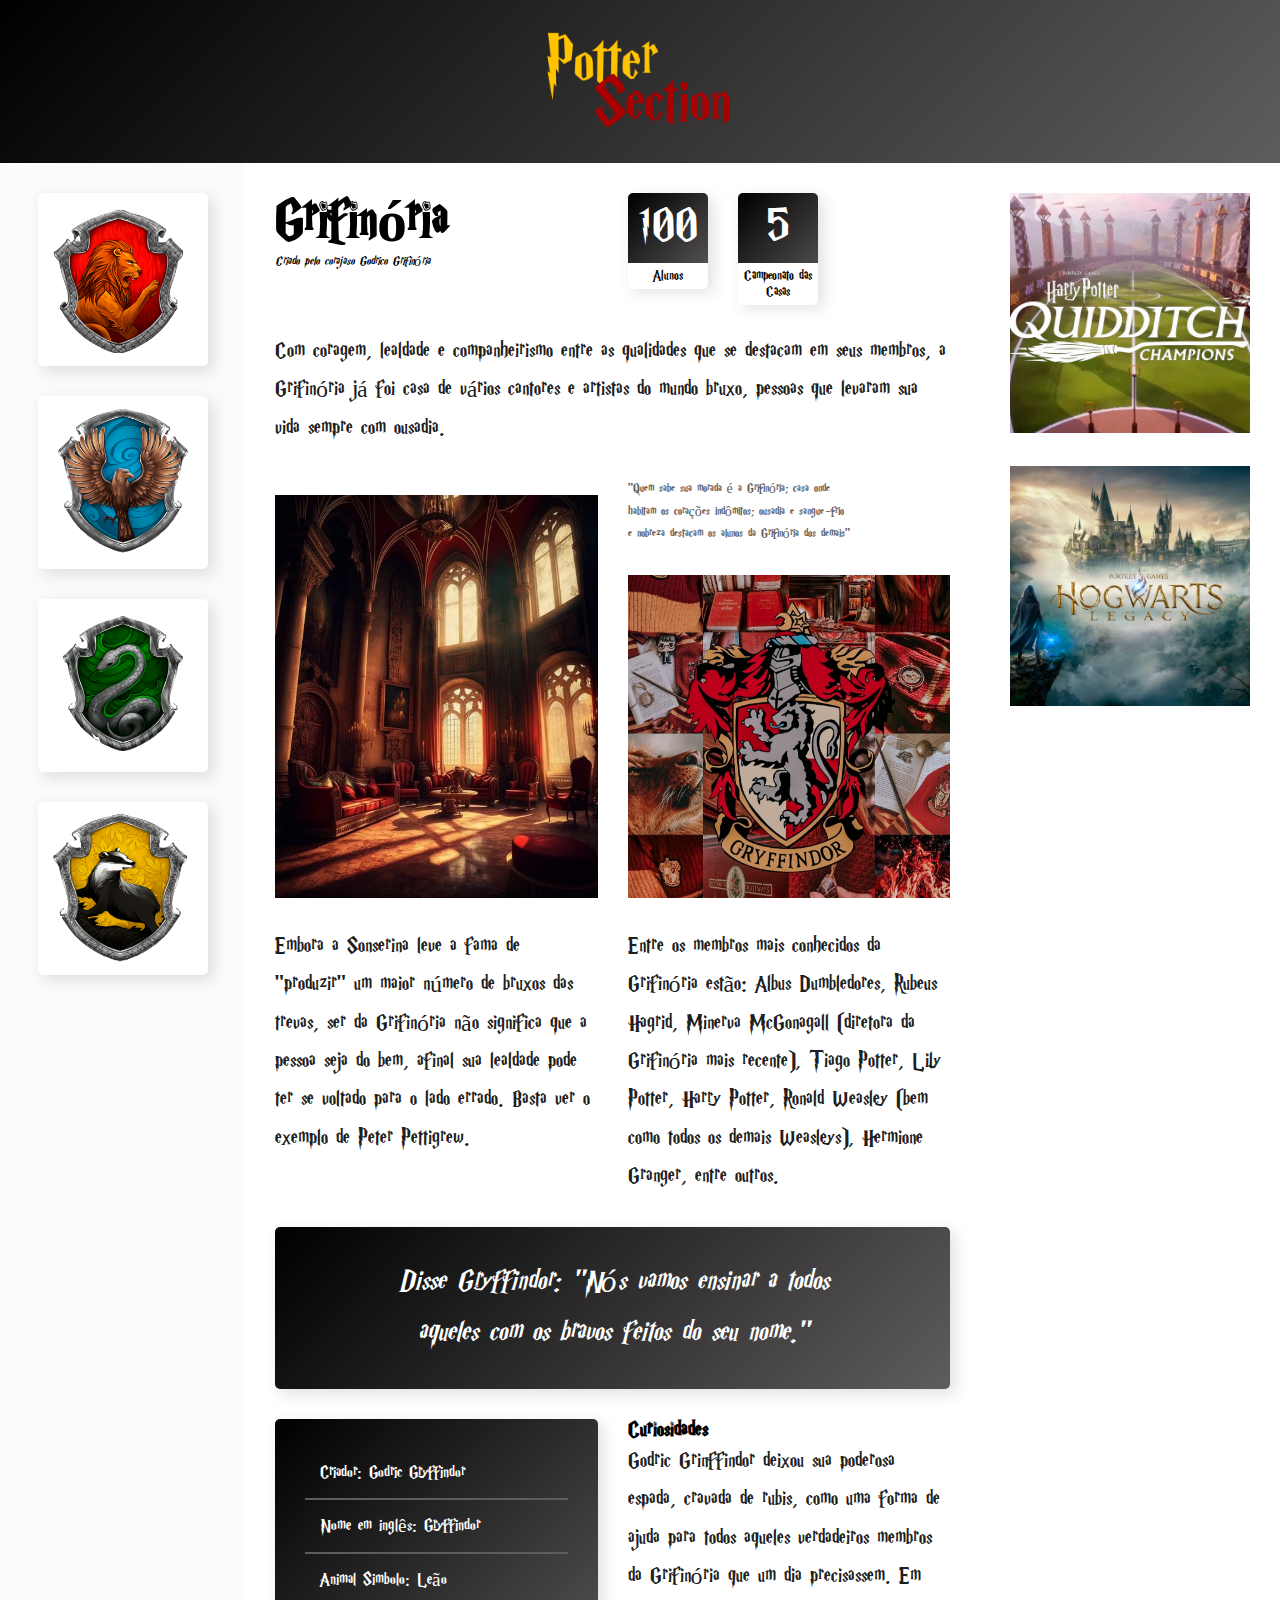
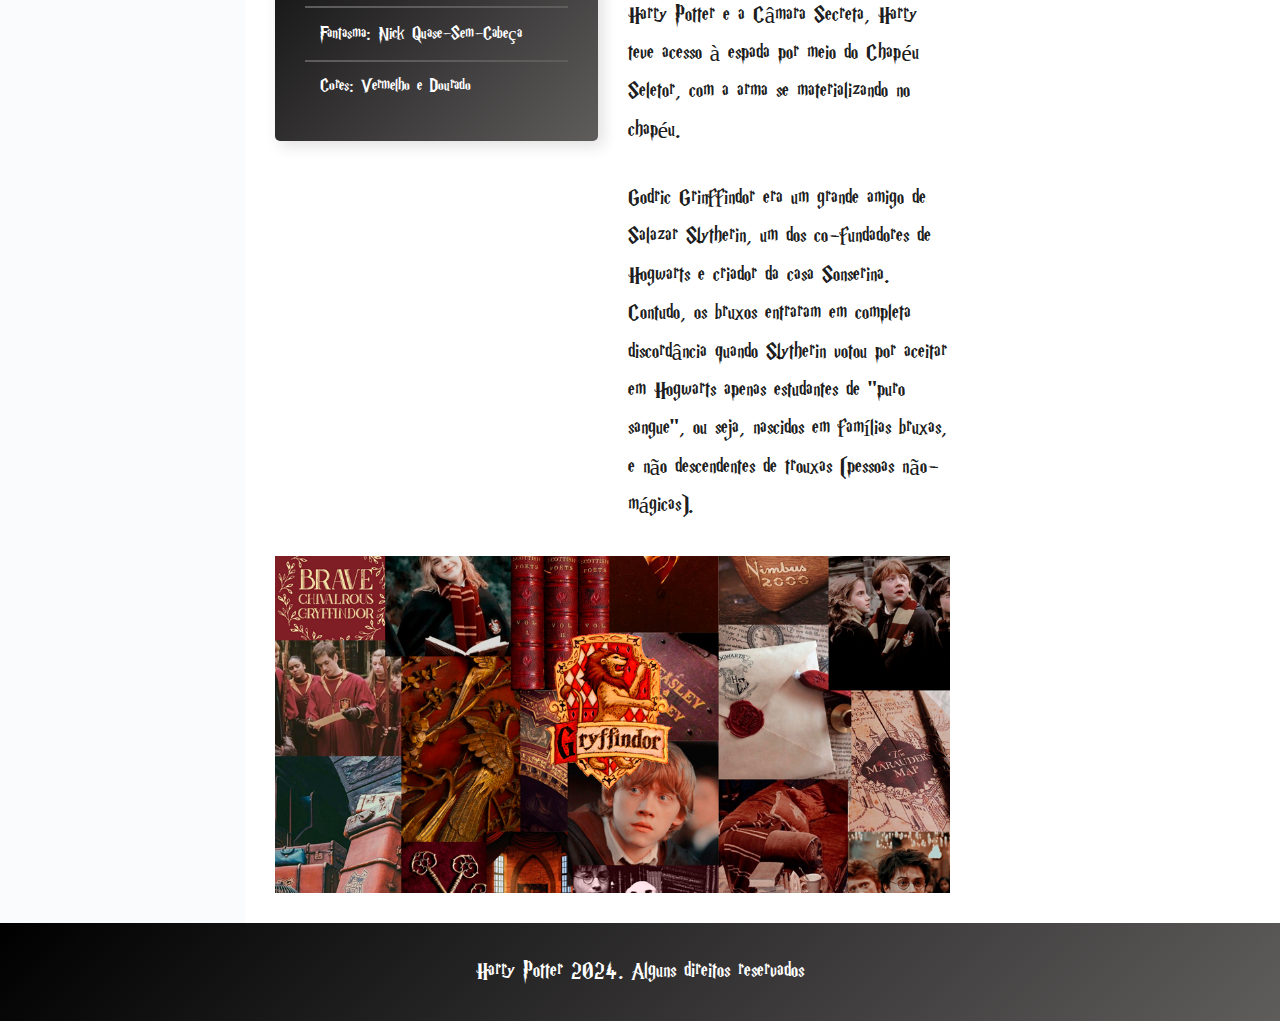
<file: index.html>
<!DOCTYPE html>
<html lang="PT-BR">
<head>
    <meta charset="UTF-8">
    <meta name="viewport" content="width=device-width, initial-scale=1.0">
    <link rel="stylesheet" href="style.css">
    <title>PotterSection - Magia do CSS Grid Layout</title>
    <script>
        document.documentElement.className += ' js';
    </script>
</head>
<body>
    <div class="estrutura">
        <header class="header">
            <a class="logo" href=""><img src="./public/imgs/logo.png" alt="logo do site"></a>

        </header>
        <nav class="sidenav js-tabmenu">
                <ul>
                    <li><a class="grifinoria" href=""><img src="/public/imgs/grifyndor_logo.png" alt="Grifinória"></a></li>
                    <li><a  class="corvinal" href=""><img src="/public/imgs/raveclaw_logo.png" alt="Corvinal"></a></li>
                    <li><a class="sonserina" href=""><img src="/public/imgs/slytheryn_logo.png" alt="Sonserina"></a></li>
                    <li><a class="lufa" href=""><img src="/public/imgs/hufflepuff_logo.png" alt="Lufa-Lufa"></a></li>
                </ul>
        </nav>

        <section class="grf content js-tabcontent ativo">
            <div class="titulo">
                <h1>Grifinória</h1>
                <span>Criado pelo corajaso Godrico Grifinória</span>
            </div>
            <div class="caracteristicas">
                <div>
                    <span class="numero">100</span>
                    <span class="rotulos">Alunos</span>
                </div>
                 <div>
                    <span class="numero">5</span>
                    <span class="rotulos">Campeonato das Casas</span>
                </div>
            </div>
            <p class="col-wide">
                Com coragem, lealdade e companheirismo entre as qualidades que se destacam em seus membros,
                 a Grifinória já foi casa de vários cantores e artistas do mundo bruxo, 
                 pessoas que levaram sua vida sempre com ousadia.
            </p>
            <img class="imagem1" src="/public/imgs/sala-somunal-grifinoria.jpg" alt="imagem grifinória">
            <p class="destaque">"Quem sabe sua morada é a Grifinória; casa onde habitam os corações indômitos;
                 ousadia e sangue-frio e nobreza destacam os alunos da Grifinória dos demais"
            </p>
            <img class="imagem2" src="/public/imgs/gryfindor_img_1.png" alt="sala comunal grifinória">
            <p>Embora a Sonserina leve a fama de "produzir" um maior número de bruxos das trevas, 
                ser da Grifinória não significa que a pessoa seja do bem,
                afinal sua lealdade pode ter se voltado para o lado errado. Basta ver o exemplo de Peter Pettigrew.
            </p>
            <p>
                Entre os membros mais conhecidos da Grifinória estão: Albus Dumbledores, Rubeus Hagrid, 
                Minerva McGonagall (diretora da Grifinória mais recente), 
                Tiago Potter, Lily Potter, Harry Potter, Ronald Weasley (bem como todos os demais Weasleys), 
                Hermione Granger, entre outros.
            </p>
            <blockquote class="citacao col-wide">
                <p>Disse Gryffindor: "Nós vamos ensinar a todos aqueles com os bravos feitos do seu nome."</p>
            </blockquote>
            <ul class="lista-de-atributos">
                <li>Criador: Godric Gryffindor</li>
                <li>Nome em inglês: Gryffindor</li>
                <li>Animal Simbolo: Leão</li>
                <li>Fantasma: Nick Quase-Sem-Cabeça</li>
                <li>Cores: Vermelho e Dourado</li>
            </ul>
            <div class="informacoes">
                <h2>Curiosidades</h2>
                <p>
                    Godric Grinffindor deixou sua poderosa espada, cravada de rubis, como uma forma de ajuda para
                     todos aqueles verdadeiros membros da Grifinória que um dia precisassem. 
                     Em Harry Potter e a Câmara Secreta, 
                    Harry teve acesso à espada por meio do Chapéu Seletor, com a arma se materializando no chapéu.
                </p>
                <p>
                    Godric Grinffindor era um grande amigo de Salazar Slytherin,
                     um dos co-fundadores de Hogwarts e criador da casa Sonserina. 
                     Contudo, os bruxos entraram em completa discordância quando Slytherin
                    votou por aceitar em Hogwarts apenas estudantes de "puro sangue", 
                    ou seja, nascidos em famílias bruxas, e não descendentes de trouxas (pessoas não-mágicas).
                </p>
            </div>
            <img class="col-wide" src="/public/imgs/footer-gryfindor.png" alt="">
        </section>

        <section class="crv content js-tabcontent">
            <div class="titulo">
                <h1>Corvinal</h1>
                <span>Criado pela sábia Rowena Corvinal

                </span>
            </div>
            <div class="caracteristicas">
                <div>
                    <span class="numero">100</span>
                    <span class="rotulos">Alunos</span>
                </div>
                 <div>
                    <span class="numero">5</span>
                    <span class="rotulos">Campeonato das Casas</span>
                </div>
            </div>
            <p class="col-wide">
                Com coragem, lealdade e companheirismo entre as qualidades que se destacam em seus membros,
                 a Grifinória já foi casa de vários cantores e artistas do mundo bruxo, 
                 pessoas que levaram sua vida sempre com ousadia.
            </p>
            <img class="imagem1" src="/public/imgs/sala-somunal-grifinoria.jpg" alt="imagem grifinória">
            <p class="destaque">"Quem sabe sua morada é a Corvinal; onde aqueles de grande 
                espírito e sabedoria sempre encontrarão um lugar; 
                inteligência e conhecimento são as marcas dos alunos da Corvinal."
            </p>
            <img class="imagem2" src="/public/imgs/gryfindor_img_1.png" alt="sala comunal grifinória">
            <p>Embora a Sonserina leve a fama de "produzir" um maior número de bruxos das trevas, 
                ser da Grifinória não significa que a pessoa seja do bem,
                afinal sua lealdade pode ter se voltado para o lado errado. Basta ver o exemplo de Peter Pettigrew.
            </p>
            <p>
                Entre os membros mais conhecidos da Grifinória estão: Albus Dumbledores, Rubeus Hagrid, 
                Minerva McGonagall (diretora da Grifinória mais recente), 
                Tiago Potter, Lily Potter, Harry Potter, Ronald Weasley (bem como todos os demais Weasleys), 
                Hermione Granger, entre outros.
            </p>
            <blockquote class="citacao col-wide">
                <p>Disse Gryffindor: "Nós vamos ensinar a todos aqueles com os bravos feitos do seu nome."</p>
            </blockquote>
            <ul class="lista-de-atributos">
                <li>Criador: Godric Gryffindor</li>
                <li>Nome em inglês: Gryffindor</li>
                <li>Animal Simbolo: Leão</li>
                <li>Fantasma: Nick Quase-Sem-Cabeça</li>
                <li>Cores: Vermelho e Dourado</li>
            </ul>
            <div class="informacoes">
                <h2>Curiosidades</h2>
                <p>
                    Godric Grinffindor deixou sua poderosa espada, cravada de rubis, como uma forma de ajuda para
                     todos aqueles verdadeiros membros da Grifinória que um dia precisassem. 
                     Em Harry Potter e a Câmara Secreta, 
                    Harry teve acesso à espada por meio do Chapéu Seletor, com a arma se materializando no chapéu.
                </p>
                <p>
                    Godric Grinffindor era um grande amigo de Salazar Slytherin,
                     um dos co-fundadores de Hogwarts e criador da casa Sonserina. 
                     Contudo, os bruxos entraram em completa discordância quando Slytherin
                    votou por aceitar em Hogwarts apenas estudantes de "puro sangue", 
                    ou seja, nascidos em famílias bruxas, e não descendentes de trouxas (pessoas não-mágicas).
                </p>
            </div>
            <img class="col-wide" src="/public/imgs/footer-gryfindor.png" alt="">
        </section>

        <section class="son content js-tabcontent">
            <div class="titulo">
                <h1>Sonserina</h1>
                <span>Criado pelo astuto Salazar Sonserina</span>
            </div>
            <div class="caracteristicas">
                <div>
                    <span class="numero">100</span>
                    <span class="rotulos">Alunos</span>
                </div>
                 <div>
                    <span class="numero">5</span>
                    <span class="rotulos">Campeonato das Casas</span>
                </div>
            </div>
            <p class="col-wide">
                Com coragem, lealdade e companheirismo entre as qualidades que se destacam em seus membros,
                 a Grifinória já foi casa de vários cantores e artistas do mundo bruxo, 
                 pessoas que levaram sua vida sempre com ousadia.
            </p>
            <img class="imagem1" src="/public/imgs/sala-somunal-grifinoria.jpg" alt="imagem grifinória">
            <p class="destaque">"Quem sabe sua morada é a Sonserina; onde os astutos encontrarão seus iguais; 
                engenhosidade e ambição distinguem os alunos da Sonserina."
            </p>
            <img class="imagem2" src="/public/imgs/gryfindor_img_1.png" alt="sala comunal grifinória">
            <p>Embora a Sonserina leve a fama de "produzir" um maior número de bruxos das trevas, 
                ser da Grifinória não significa que a pessoa seja do bem,
                afinal sua lealdade pode ter se voltado para o lado errado. Basta ver o exemplo de Peter Pettigrew.
            </p>
            <p>
                Entre os membros mais conhecidos da Grifinória estão: Albus Dumbledores, Rubeus Hagrid, 
                Minerva McGonagall (diretora da Grifinória mais recente), 
                Tiago Potter, Lily Potter, Harry Potter, Ronald Weasley (bem como todos os demais Weasleys), 
                Hermione Granger, entre outros.
            </p>
            <blockquote class="citacao col-wide">
                <p>Disse Gryffindor: "Nós vamos ensinar a todos aqueles com os bravos feitos do seu nome."</p>
            </blockquote>
            <ul class="lista-de-atributos">
                <li>Criador: Godric Gryffindor</li>
                <li>Nome em inglês: Gryffindor</li>
                <li>Animal Simbolo: Leão</li>
                <li>Fantasma: Nick Quase-Sem-Cabeça</li>
                <li>Cores: Vermelho e Dourado</li>
            </ul>
            <div class="informacoes">
                <h2>Curiosidades</h2>
                <p>
                    Godric Grinffindor deixou sua poderosa espada, cravada de rubis, como uma forma de ajuda para
                     todos aqueles verdadeiros membros da Grifinória que um dia precisassem. 
                     Em Harry Potter e a Câmara Secreta, 
                    Harry teve acesso à espada por meio do Chapéu Seletor, com a arma se materializando no chapéu.
                </p>
                <p>
                    Godric Grinffindor era um grande amigo de Salazar Slytherin,
                     um dos co-fundadores de Hogwarts e criador da casa Sonserina. 
                     Contudo, os bruxos entraram em completa discordância quando Slytherin
                    votou por aceitar em Hogwarts apenas estudantes de "puro sangue", 
                    ou seja, nascidos em famílias bruxas, e não descendentes de trouxas (pessoas não-mágicas).
                </p>
            </div>
            <img class="col-wide" src="/public/imgs/footer-gryfindor.png" alt="">
        </section>

        <section class="lf content js-tabcontent">
            <div class="titulo">
                <h1>Lufa-Lufa</h1>
                <span>Criado pela leal Helga Lufa-Lufa</span>
            </div>
            <div class="caracteristicas">
                <div>
                    <span class="numero">100</span>
                    <span class="rotulos">Alunos</span>
                </div>
                 <div>
                    <span class="numero">5</span>
                    <span class="rotulos">Campeonato das Casas</span>
                </div>
            </div>
            <p class="col-wide">
                Com coragem, lealdade e companheirismo entre as qualidades que se destacam em seus membros,
                 a Grifinória já foi casa de vários cantores e artistas do mundo bruxo, 
                 pessoas que levaram sua vida sempre com ousadia.
            </p>
            <img class="imagem1" src="/public/imgs/sala-somunal-grifinoria.jpg" alt="imagem grifinória">
            <p class="destaque">"Quem sabe sua morada é a Lufa-Lufa; onde os leais e pacientes sempre serão bem-vindos; 
                trabalho duro e justiça são os valores dos alunos da Lufa-Lufa."
            </p>
            <img class="imagem2" src="/public/imgs/gryfindor_img_1.png" alt="sala comunal grifinória">
            <p>Embora a Sonserina leve a fama de "produzir" um maior número de bruxos das trevas, 
                ser da Grifinória não significa que a pessoa seja do bem,
                afinal sua lealdade pode ter se voltado para o lado errado. Basta ver o exemplo de Peter Pettigrew.
            </p>
            <p>
                Entre os membros mais conhecidos da Grifinória estão: Albus Dumbledores, Rubeus Hagrid, 
                Minerva McGonagall (diretora da Grifinória mais recente), 
                Tiago Potter, Lily Potter, Harry Potter, Ronald Weasley (bem como todos os demais Weasleys), 
                Hermione Granger, entre outros.
            </p>
            <blockquote class="citacao col-wide">
                <p>Disse Gryffindor: "Nós vamos ensinar a todos aqueles com os bravos feitos do seu nome."</p>
            </blockquote>
            <ul class="lista-de-atributos">
                <li>Criador: Godric Gryffindor</li>
                <li>Nome em inglês: Gryffindor</li>
                <li>Animal Simbolo: Leão</li>
                <li>Fantasma: Nick Quase-Sem-Cabeça</li>
                <li>Cores: Vermelho e Dourado</li>
            </ul>
            <div class="informacoes">
                <h2>Curiosidades</h2>
                <p>
                    Godric Grinffindor deixou sua poderosa espada, cravada de rubis, como uma forma de ajuda para
                     todos aqueles verdadeiros membros da Grifinória que um dia precisassem. 
                     Em Harry Potter e a Câmara Secreta, 
                    Harry teve acesso à espada por meio do Chapéu Seletor, com a arma se materializando no chapéu.
                </p>
                <p>
                    Godric Grinffindor era um grande amigo de Salazar Slytherin,
                     um dos co-fundadores de Hogwarts e criador da casa Sonserina. 
                     Contudo, os bruxos entraram em completa discordância quando Slytherin
                    votou por aceitar em Hogwarts apenas estudantes de "puro sangue", 
                    ou seja, nascidos em famílias bruxas, e não descendentes de trouxas (pessoas não-mágicas).
                </p>
            </div>
            <img class="col-wide" src="/public/imgs/footer-gryfindor.png" alt="">
        </section>
        
        <aside class="anuncios">
            
            <div class="anuncio-item">
                
                <img src="/public/imgs/anuncio-hp-1.jpg" alt="anuncios">
            </div>
            <div class="anuncio-item">
                <img src="/public/imgs/anuncio-hp-2.jpg" alt="anuncios">
            </div>
        </aside>
        <footer class="footer">
            <p>Harry Potter 2024. Alguns direitos reservados</p>
        </footer>
    </div>
    <script src="index.js"></script>
</body>
</html>
</file>
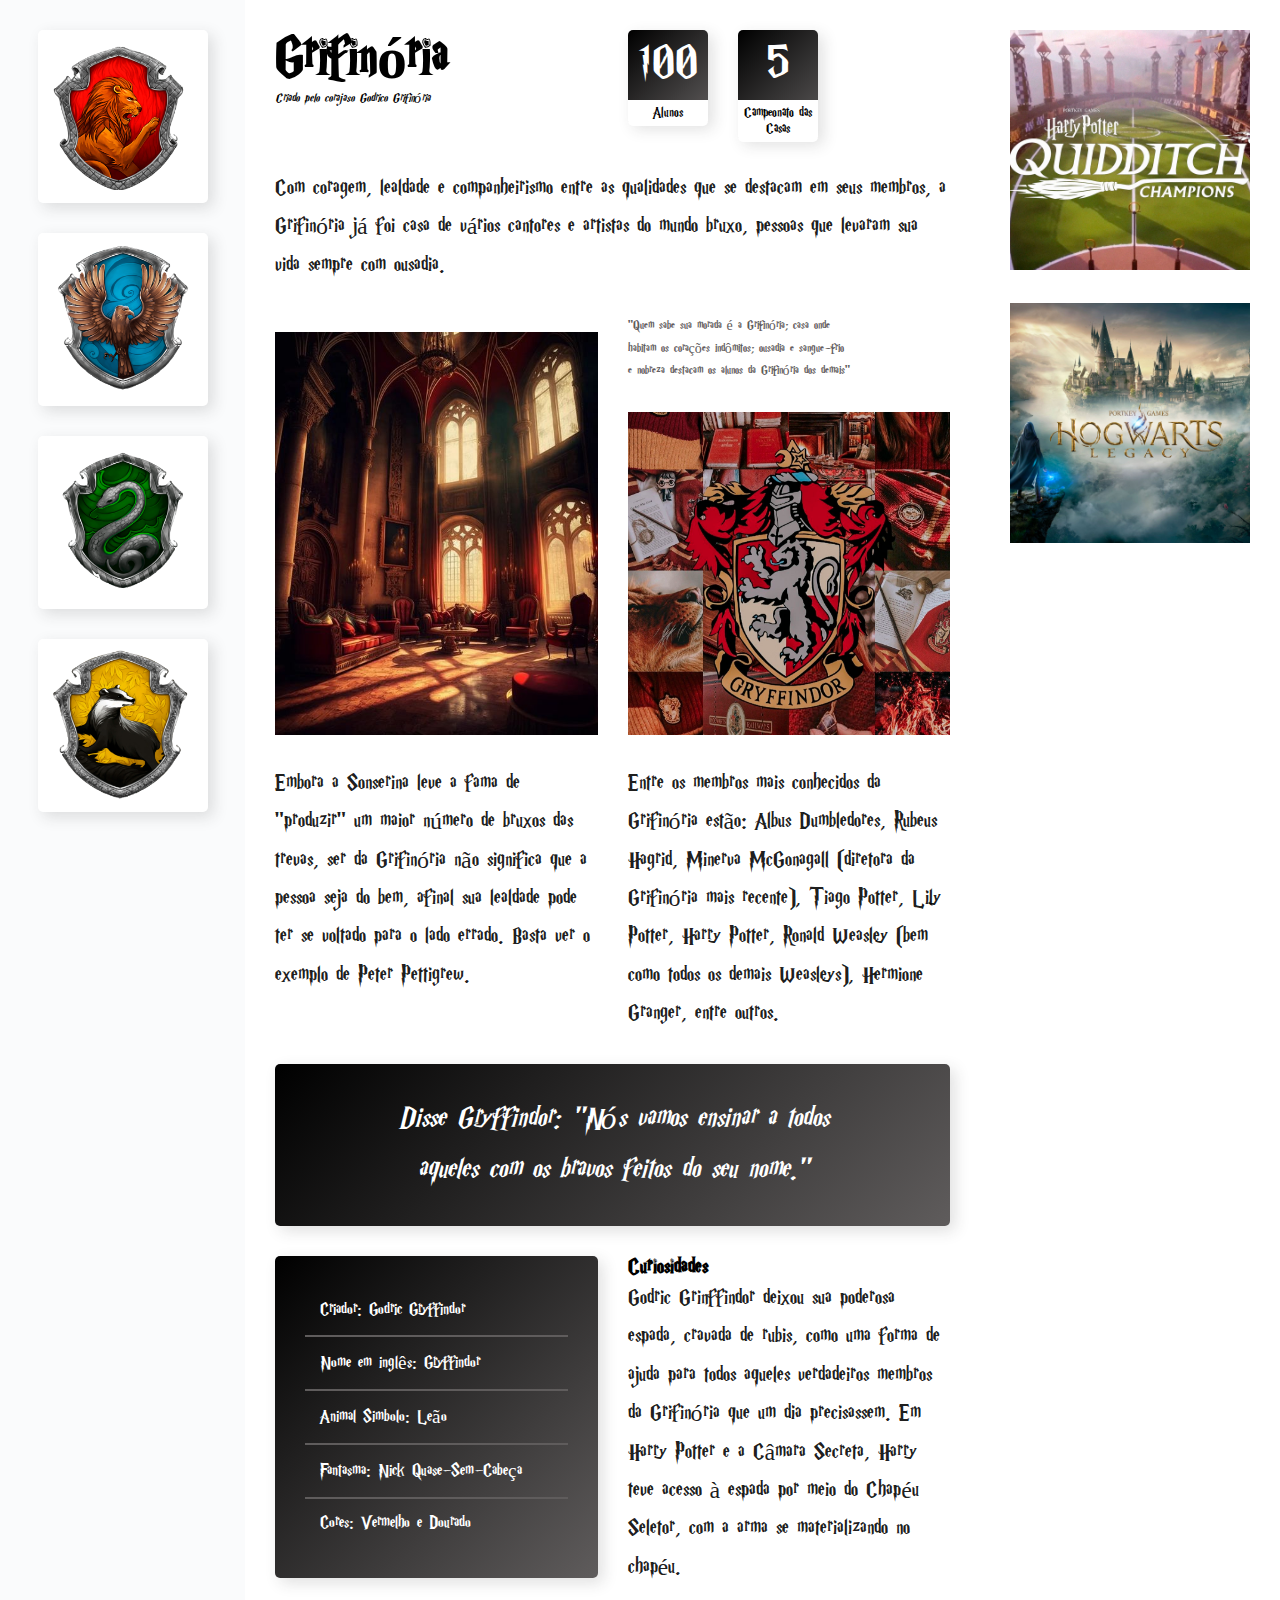
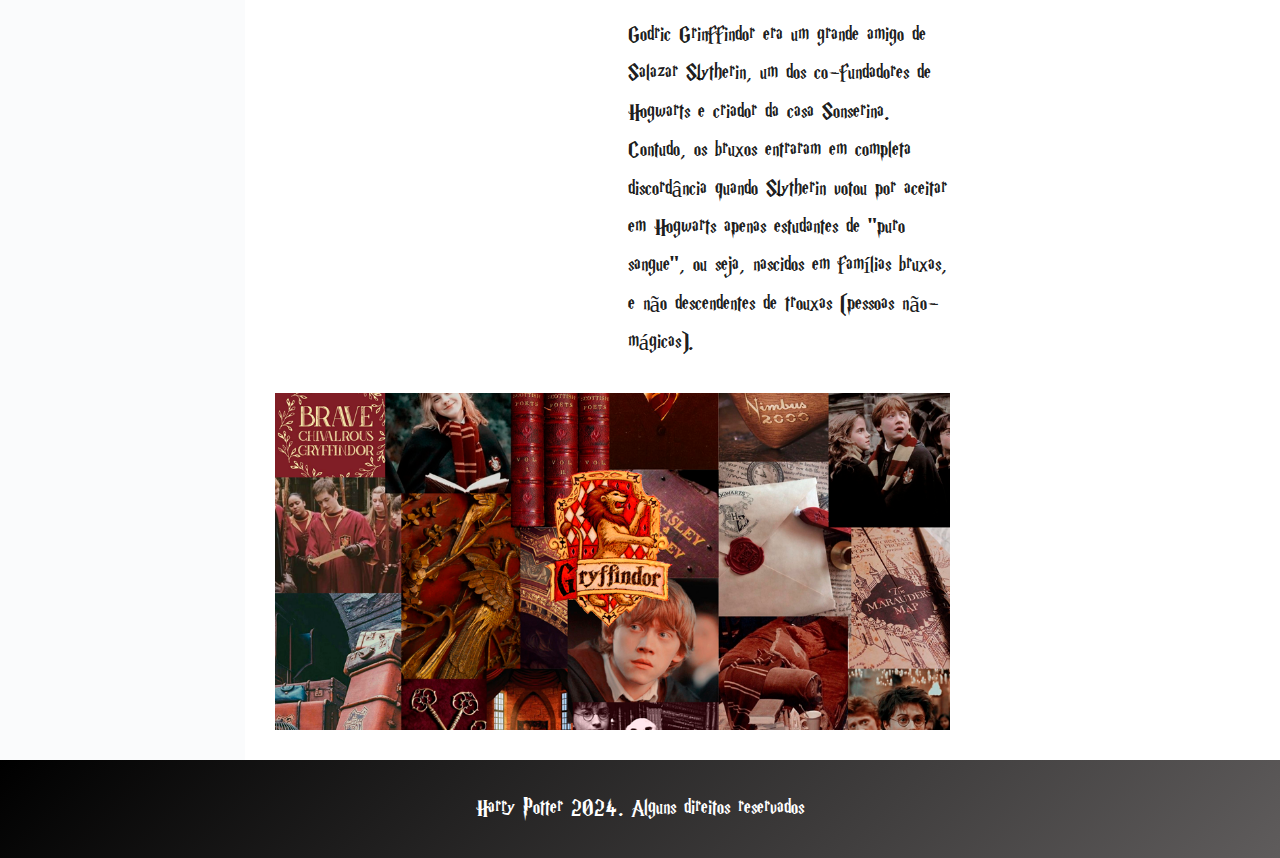
<file: public/index.html>
<!DOCTYPE html>
<html lang="PT-BR">
<head>
    <meta charset="UTF-8">
    <meta name="viewport" content="width=device-width, initial-scale=1.0">
    <link rel="stylesheet" href="style.css">
    <title>PotterSection - Magia do CSS Grid Layout</title>
    <script>
        document.documentElement.className += ' js';
    </script>
</head>
<body>
    <div class="estrutura">

        <nav class="sidenav js-tabmenu">
                <ul>
                    <li><a class="grifinoria" href=""><img src="imgs/grifyndor_logo.png" alt="Grifinória"></a></li>
                    <li><a  class="corvinal" href=""><img src="imgs/raveclaw_logo.png" alt="Corvinal"></a></li>
                    <li><a class="sonserina" href=""><img src="imgs/slytheryn_logo.png" alt="Sonserina"></a></li>
                    <li><a class="lufa" href=""><img src="imgs/hufflepuff_logo.png" alt="Lufa-Lufa"></a></li>
                </ul>
        </nav>

        <section class="grf content js-tabcontent ativo">
            <div class="titulo">
                <h1>Grifinória</h1>
                <span>Criado pelo corajaso Godrico Grifinória</span>
            </div>
            <div class="caracteristicas">
                <div>
                    <span class="numero">100</span>
                    <span class="rotulos">Alunos</span>
                </div>
                 <div>
                    <span class="numero">5</span>
                    <span class="rotulos">Campeonato das Casas</span>
                </div>
            </div>
            <p class="col-wide">
                Com coragem, lealdade e companheirismo entre as qualidades que se destacam em seus membros,
                 a Grifinória já foi casa de vários cantores e artistas do mundo bruxo, 
                 pessoas que levaram sua vida sempre com ousadia.
            </p>
            <img class="imagem1" src="imgs/sala-somunal-grifinoria.jpg" alt="imagem grifinória">
            <p class="destaque">"Quem sabe sua morada é a Grifinória; casa onde habitam os corações indômitos;
                 ousadia e sangue-frio e nobreza destacam os alunos da Grifinória dos demais"
            </p>
            <img class="imagem2" src="imgs/gryfindor_img_1.png" alt="sala comunal grifinória">
            <p>Embora a Sonserina leve a fama de "produzir" um maior número de bruxos das trevas, 
                ser da Grifinória não significa que a pessoa seja do bem,
                afinal sua lealdade pode ter se voltado para o lado errado. Basta ver o exemplo de Peter Pettigrew.
            </p>
            <p>
                Entre os membros mais conhecidos da Grifinória estão: Albus Dumbledores, Rubeus Hagrid, 
                Minerva McGonagall (diretora da Grifinória mais recente), 
                Tiago Potter, Lily Potter, Harry Potter, Ronald Weasley (bem como todos os demais Weasleys), 
                Hermione Granger, entre outros.
            </p>
            <blockquote class="citacao col-wide">
                <p>Disse Gryffindor: "Nós vamos ensinar a todos aqueles com os bravos feitos do seu nome."</p>
            </blockquote>
            <ul class="lista-de-atributos">
                <li>Criador: Godric Gryffindor</li>
                <li>Nome em inglês: Gryffindor</li>
                <li>Animal Simbolo: Leão</li>
                <li>Fantasma: Nick Quase-Sem-Cabeça</li>
                <li>Cores: Vermelho e Dourado</li>
            </ul>
            <div class="informacoes">
                <h2>Curiosidades</h2>
                <p>
                    Godric Grinffindor deixou sua poderosa espada, cravada de rubis, como uma forma de ajuda para
                     todos aqueles verdadeiros membros da Grifinória que um dia precisassem. 
                     Em Harry Potter e a Câmara Secreta, 
                    Harry teve acesso à espada por meio do Chapéu Seletor, com a arma se materializando no chapéu.
                </p>
                <p>
                    Godric Grinffindor era um grande amigo de Salazar Slytherin,
                     um dos co-fundadores de Hogwarts e criador da casa Sonserina. 
                     Contudo, os bruxos entraram em completa discordância quando Slytherin
                    votou por aceitar em Hogwarts apenas estudantes de "puro sangue", 
                    ou seja, nascidos em famílias bruxas, e não descendentes de trouxas (pessoas não-mágicas).
                </p>
            </div>
            <img class="col-wide" src="imgs/footer-gryfindor.png" alt="">
        </section>

        <section class="crv content js-tabcontent">
            <div class="titulo">
                <h1>Corvinal</h1>
                <span>Criado pela sábia Rowena Corvinal

                </span>
            </div>
            <div class="caracteristicas">
                <div>
                    <span class="numero">100</span>
                    <span class="rotulos">Alunos</span>
                </div>
                 <div>
                    <span class="numero">5</span>
                    <span class="rotulos">Campeonato das Casas</span>
                </div>
            </div>
            <p class="col-wide">
                Com coragem, lealdade e companheirismo entre as qualidades que se destacam em seus membros,
                 a Grifinória já foi casa de vários cantores e artistas do mundo bruxo, 
                 pessoas que levaram sua vida sempre com ousadia.
            </p>
            <img class="imagem1" src="imgs/sala-somunal-grifinoria.jpg" alt="imagem grifinória">
            <p class="destaque">"Quem sabe sua morada é a Corvinal; onde aqueles de grande 
                espírito e sabedoria sempre encontrarão um lugar; 
                inteligência e conhecimento são as marcas dos alunos da Corvinal."
            </p>
            <img class="imagem2" src="imgs/gryfindor_img_1.png" alt="sala comunal grifinória">
            <p>Embora a Sonserina leve a fama de "produzir" um maior número de bruxos das trevas, 
                ser da Grifinória não significa que a pessoa seja do bem,
                afinal sua lealdade pode ter se voltado para o lado errado. Basta ver o exemplo de Peter Pettigrew.
            </p>
            <p>
                Entre os membros mais conhecidos da Grifinória estão: Albus Dumbledores, Rubeus Hagrid, 
                Minerva McGonagall (diretora da Grifinória mais recente), 
                Tiago Potter, Lily Potter, Harry Potter, Ronald Weasley (bem como todos os demais Weasleys), 
                Hermione Granger, entre outros.
            </p>
            <blockquote class="citacao col-wide">
                <p>Disse Gryffindor: "Nós vamos ensinar a todos aqueles com os bravos feitos do seu nome."</p>
            </blockquote>
            <ul class="lista-de-atributos">
                <li>Criador: Godric Gryffindor</li>
                <li>Nome em inglês: Gryffindor</li>
                <li>Animal Simbolo: Leão</li>
                <li>Fantasma: Nick Quase-Sem-Cabeça</li>
                <li>Cores: Vermelho e Dourado</li>
            </ul>
            <div class="informacoes">
                <h2>Curiosidades</h2>
                <p>
                    Godric Grinffindor deixou sua poderosa espada, cravada de rubis, como uma forma de ajuda para
                     todos aqueles verdadeiros membros da Grifinória que um dia precisassem. 
                     Em Harry Potter e a Câmara Secreta, 
                    Harry teve acesso à espada por meio do Chapéu Seletor, com a arma se materializando no chapéu.
                </p>
                <p>
                    Godric Grinffindor era um grande amigo de Salazar Slytherin,
                     um dos co-fundadores de Hogwarts e criador da casa Sonserina. 
                     Contudo, os bruxos entraram em completa discordância quando Slytherin
                    votou por aceitar em Hogwarts apenas estudantes de "puro sangue", 
                    ou seja, nascidos em famílias bruxas, e não descendentes de trouxas (pessoas não-mágicas).
                </p>
            </div>
            <img class="col-wide" src="imgs/footer-gryfindor.png" alt="">
        </section>

        <section class="son content js-tabcontent">
            <div class="titulo">
                <h1>Sonserina</h1>
                <span>Criado pelo astuto Salazar Sonserina</span>
            </div>
            <div class="caracteristicas">
                <div>
                    <span class="numero">100</span>
                    <span class="rotulos">Alunos</span>
                </div>
                 <div>
                    <span class="numero">5</span>
                    <span class="rotulos">Campeonato das Casas</span>
                </div>
            </div>
            <p class="col-wide">
                Com coragem, lealdade e companheirismo entre as qualidades que se destacam em seus membros,
                 a Grifinória já foi casa de vários cantores e artistas do mundo bruxo, 
                 pessoas que levaram sua vida sempre com ousadia.
            </p>
            <img class="imagem1" src="imgs/sala-somunal-grifinoria.jpg" alt="imagem grifinória">
            <p class="destaque">"Quem sabe sua morada é a Sonserina; onde os astutos encontrarão seus iguais; 
                engenhosidade e ambição distinguem os alunos da Sonserina."
            </p>
            <img class="imagem2" src="imgs/gryfindor_img_1.png" alt="sala comunal grifinória">
            <p>Embora a Sonserina leve a fama de "produzir" um maior número de bruxos das trevas, 
                ser da Grifinória não significa que a pessoa seja do bem,
                afinal sua lealdade pode ter se voltado para o lado errado. Basta ver o exemplo de Peter Pettigrew.
            </p>
            <p>
                Entre os membros mais conhecidos da Grifinória estão: Albus Dumbledores, Rubeus Hagrid, 
                Minerva McGonagall (diretora da Grifinória mais recente), 
                Tiago Potter, Lily Potter, Harry Potter, Ronald Weasley (bem como todos os demais Weasleys), 
                Hermione Granger, entre outros.
            </p>
            <blockquote class="citacao col-wide">
                <p>Disse Gryffindor: "Nós vamos ensinar a todos aqueles com os bravos feitos do seu nome."</p>
            </blockquote>
            <ul class="lista-de-atributos">
                <li>Criador: Godric Gryffindor</li>
                <li>Nome em inglês: Gryffindor</li>
                <li>Animal Simbolo: Leão</li>
                <li>Fantasma: Nick Quase-Sem-Cabeça</li>
                <li>Cores: Vermelho e Dourado</li>
            </ul>
            <div class="informacoes">
                <h2>Curiosidades</h2>
                <p>
                    Godric Grinffindor deixou sua poderosa espada, cravada de rubis, como uma forma de ajuda para
                     todos aqueles verdadeiros membros da Grifinória que um dia precisassem. 
                     Em Harry Potter e a Câmara Secreta, 
                    Harry teve acesso à espada por meio do Chapéu Seletor, com a arma se materializando no chapéu.
                </p>
                <p>
                    Godric Grinffindor era um grande amigo de Salazar Slytherin,
                     um dos co-fundadores de Hogwarts e criador da casa Sonserina. 
                     Contudo, os bruxos entraram em completa discordância quando Slytherin
                    votou por aceitar em Hogwarts apenas estudantes de "puro sangue", 
                    ou seja, nascidos em famílias bruxas, e não descendentes de trouxas (pessoas não-mágicas).
                </p>
            </div>
            <img class="col-wide" src="imgs/footer-gryfindor.png" alt="">
        </section>

        <section class="lf content js-tabcontent">
            <div class="titulo">
                <h1>Lufa-Lufa</h1>
                <span>Criado pela leal Helga Lufa-Lufa</span>
            </div>
            <div class="caracteristicas">
                <div>
                    <span class="numero">100</span>
                    <span class="rotulos">Alunos</span>
                </div>
                 <div>
                    <span class="numero">5</span>
                    <span class="rotulos">Campeonato das Casas</span>
                </div>
            </div>
            <p class="col-wide">
                Com coragem, lealdade e companheirismo entre as qualidades que se destacam em seus membros,
                 a Grifinória já foi casa de vários cantores e artistas do mundo bruxo, 
                 pessoas que levaram sua vida sempre com ousadia.
            </p>
            <img class="imagem1" src="imgs/sala-somunal-grifinoria.jpg" alt="imagem grifinória">
            <p class="destaque">"Quem sabe sua morada é a Lufa-Lufa; onde os leais e pacientes sempre serão bem-vindos; 
                trabalho duro e justiça são os valores dos alunos da Lufa-Lufa."
            </p>
            <img class="imagem2" src="imgs/gryfindor_img_1.png" alt="sala comunal grifinória">
            <p>Embora a Sonserina leve a fama de "produzir" um maior número de bruxos das trevas, 
                ser da Grifinória não significa que a pessoa seja do bem,
                afinal sua lealdade pode ter se voltado para o lado errado. Basta ver o exemplo de Peter Pettigrew.
            </p>
            <p>
                Entre os membros mais conhecidos da Grifinória estão: Albus Dumbledores, Rubeus Hagrid, 
                Minerva McGonagall (diretora da Grifinória mais recente), 
                Tiago Potter, Lily Potter, Harry Potter, Ronald Weasley (bem como todos os demais Weasleys), 
                Hermione Granger, entre outros.
            </p>
            <blockquote class="citacao col-wide">
                <p>Disse Gryffindor: "Nós vamos ensinar a todos aqueles com os bravos feitos do seu nome."</p>
            </blockquote>
            <ul class="lista-de-atributos">
                <li>Criador: Godric Gryffindor</li>
                <li>Nome em inglês: Gryffindor</li>
                <li>Animal Simbolo: Leão</li>
                <li>Fantasma: Nick Quase-Sem-Cabeça</li>
                <li>Cores: Vermelho e Dourado</li>
            </ul>
            <div class="informacoes">
                <h2>Curiosidades</h2>
                <p>
                    Godric Grinffindor deixou sua poderosa espada, cravada de rubis, como uma forma de ajuda para
                     todos aqueles verdadeiros membros da Grifinória que um dia precisassem. 
                     Em Harry Potter e a Câmara Secreta, 
                    Harry teve acesso à espada por meio do Chapéu Seletor, com a arma se materializando no chapéu.
                </p>
                <p>
                    Godric Grinffindor era um grande amigo de Salazar Slytherin,
                     um dos co-fundadores de Hogwarts e criador da casa Sonserina. 
                     Contudo, os bruxos entraram em completa discordância quando Slytherin
                    votou por aceitar em Hogwarts apenas estudantes de "puro sangue", 
                    ou seja, nascidos em famílias bruxas, e não descendentes de trouxas (pessoas não-mágicas).
                </p>
            </div>
            <img class="col-wide" src="imgs/footer-gryfindor.png" alt="">
        </section>
        
        <aside class="anuncios">
            
            <div class="anuncio-item">
                
                <img src="imgs/anuncio-hp-1.jpg" alt="anuncios">
            </div>
            <div class="anuncio-item">
                <img src="imgs/anuncio-hp-2.jpg" alt="anuncios">
            </div>
        </aside>
        <footer class="footer">
            <p>Harry Potter 2024. Alguns direitos reservados</p>
        </footer>
    </div>
    <script src="index.js"></script>
</body>
</html>
</file>
<file: style.css>
body, p, ul, li, blockquote, h1, h2{
    padding: 0;
    margin: 0;
}

@font-face{
font-family: 'Hp';
  src: local('Hp'), url('/public/font/HARRYP__.TTF');
}
body{
    font-family: 'Hp';
}

li{
    list-style: none;
}

a{
    text-decoration: none;
}

img{
    width: 100%;
}

/* Grid Geral */

.estrutura{
    display: grid;
    grid-template-columns: minmax(150px, 1fr) 3fr 300px;
    grid-template-areas: 
    "header header header"
    "sidenav content anuncios"
    "footer footer footer"
    ;
}

@media(max-width: 1200px){
    .estrutura{
        grid-template-areas: 
        "header header header"
        "sidenav content content"
        "sidenav anuncios anuncios"
        "footer footer footer"
        ;
    }
}
@media(max-width: 760px){
    
    .estrutura{
        grid-template-columns: 100%;
        grid-template-areas: 
        "header"
        "sidenav"
        "content"
        "anuncios"
        "footer"
        ;
    }
    
}
/* header */

.header{
    grid-area: header;
    background: linear-gradient(135deg, #000, #5f5c5c) ;
    padding: 30px;
    display: grid;
    grid-template-columns: 1fr auto;
    align-items: center;
    justify-content: center;
    display: flex;
}
.logo{
    max-width: 200px;
    justify-content: center;
    margin: 0 auto;
    
}
.header nav ul{
    display: flex;
    flex-wrap: wrap;

}
.header nav a{
    display: block;
    padding: 10px;
    color: white;
    font-size: 18px;
    background: rgba(0,0,0,.1);
    border-radius: 5px;
    transition: 0.1s;
}

.header nav a:hover{
    background: rgba(0,0,0,.5);
}
.header li + li{
    margin-left: 20px;
    
}

@media (max-width: 760px){
    .header{
        grid-template-columns: auto;
    }
    .logo{
        margin-bottom: 20px;
    }
    .header nav a{
        font-size: 1em;
    }
    .header li + li{
        margin-left: 10px;
    }
}

/* Sidenav */
.sidenav{
    grid-area: sidenav;
    background: #fafbfc;
    padding: 30px;
}

.sidenav li a{
    display: block;
    min-width: 60px;
    max-width: 150px;
    margin: 0px auto 30px auto;
    background: #ffffff;
    padding: 10px;
    border-radius: 5px;
    box-shadow: 5px 5px 15px 0px rgba(44,44,44,0.15);
    transition: 0.1s ease-out;
}


.grifinoria{
    transition: 0.1s ease-out;
}

.grifinoria:hover{
    background: #ff0000;
}

.corvinal:hover{
    background: rgb(0, 4, 255);
}

.sonserina:hover{
    background: rgb(4, 34, 0);
}

.lufa:hover{
    background: rgb(238, 255, 0);
}
@keyframes seta{
    from{
        right: 30px;    
    }
    to{
        right: 20px;
    }
}

@media(max-width: 760px){
    .sidenav{
        position: relative;
        overflow-x: auto;
        -webkit-overflow-scrolling: touch;
        -ms-overflow-style: -ms-autohiding-scrollbar;

    }
    .sidenav::after{
        content: '→';
        position: absolute;
        top: 5px;
        right: 30px;
        animation: seta .5 ease-in 0s infinite alternate;
    }
    .sidenav ul{
        display: flex;
    }
    .sidenav ul li{
        flex: 1 0 60px;
    }
    .sidenav{
        padding: 0 30px;
    }
    .sidenav li a{
        margin: 30px 30px 30px 0;
    }
}
/* content */
.content{
    grid-area: content;
    max-width: 900px;
    margin: 0 auto;
    padding: 30px;
    display: grid;
    grid-template-columns: repeat(2, 1fr);
    gap: 30px;
}

@media (max-width: 600px){
    .content{
        grid-template-columns: auto;
    }
}

.col-wide{
    grid-column: 1 / -1;
}
.imagem1{
    grid-row: span 2;
    align-self: end;
}

.imagem2{
    align-self: end;
}
p{
    font-size: 1.5em;
    line-height: 1.6;
    color: rgba(0,0,0,.9);
}

.informacoes p +p{
    margin-top: 30px;
}
.titulo h1{
    font-size: 3.75em;
    line-height: 1;
    font-weight: 700;
}
.titulo span{
    font-size: 0.875em;
    font-style: italic;
}

/* caracteristicas */
.caracteristicas{
    display: flex;
    align-items: flex-start;
}

.caracteristicas > div{
    width: 80px;
    text-align: center;
    background: linear-gradient(135deg, #000000, #5f5c5c);
    border-radius: 5px;
    box-shadow: 5px 5px 15px 0px rgba(44,44,44,0.15);
    position: relative;
}
.caracteristicas span{
    display: block;
}
.caracteristicas > div:first-child {
    margin-right: 30px;
}

.numero{
    color: #fff;
    font-size: 3em;
    line-height: 1;
    margin: 10px auto;
}

.rotulos{
    background: #fff;
    border-radius: 0 0 5px 5px;
    padding: 5px 0;
    position: relative;
    top: 2px;
}

.destaque{
    font-size: 0.875em;
    color: #5f5c5c;
    max-width: 16em;
}

.citacao, .lista-de-atributos{
    align-self: start;
    padding: 30px;
    border-radius: 5px;
    box-shadow: 5px 5px 15px 0px rgba(44,44,44,0.15);
    background: linear-gradient(135deg, #000, #5f5c5c) ;
    color: #fff;
}

.citacao p{
    font-size: 2em;
    color: #fff;
    font-style: italic;
    text-align: center;
    max-width: 500px;
    margin: 0 auto;
}

.lista-de-atributos li{
    color: #fff;
    font-size: 1.2em;
    padding: 15px;

}

.lista-de-atributos li +li{
    border-top: 2px solid #5f5c5c;
}
/* anuncios */
.anuncios{
    grid-area: anuncios;
    display: grid;
    align-content: start;
    padding: 30px;
    gap: 30px;
    grid-template-columns: repeat(auto-fit, minmax(150px, 1fr));
}
/* footer */
.footer{
    grid-area: footer;
    background:linear-gradient(135deg, #000, #5f5c5c) ;
}

.footer p{
    color: #fff;
    text-align: center;
    padding: 30px;
}

.js .js-tabcontent{
    display: none;
}

.js .js-tabcontent.ativo{
    display: grid !important;
    animation: show .5s forwards;
}

@keyframes show{
    from{
        opacity: 0;
        transform: translate3d(-30px,0,0);
    }
    to{
        opacity: 1;
        transform: translate3d(0,0,0);;
    }
}
</file>
<file: public/style.css>
body, p, ul, li, blockquote, h1, h2{
    padding: 0;
    margin: 0;
}

@font-face{
font-family: 'Hp';
  src: local('Hp'), url('font/HARRYP__.TTF');
}
body{
    font-family: 'Hp';
}

li{
    list-style: none;
}

a{
    text-decoration: none;
}

img{
    width: 100%;
}

/* Grid Geral */

.estrutura{
    display: grid;
    grid-template-columns: minmax(150px, 1fr) 3fr 300px;
    grid-template-areas: 
    "header header header"
    "sidenav content anuncios"
    "footer footer footer"
    ;
}

@media(max-width: 1200px){
    .estrutura{
        grid-template-areas: 
        "header header header"
        "sidenav content content"
        "sidenav anuncios anuncios"
        "footer footer footer"
        ;
    }
}
@media(max-width: 760px){
    
    .estrutura{
        grid-template-columns: 100%;
        grid-template-areas: 
        "header"
        "sidenav"
        "content"
        "anuncios"
        "footer"
        ;
    }
    
}
/* header */

.header{
    grid-area: header;
    background: linear-gradient(135deg, #000, #5f5c5c) ;
    padding: 30px;
    display: grid;
    grid-template-columns: 1fr auto;
    align-items: center;
    justify-content: center;
    display: flex;
}
.logo{
    max-width: 200px;
    justify-content: center;
    margin: 0 auto;
    
}
.header nav ul{
    display: flex;
    flex-wrap: wrap;

}
.header nav a{
    display: block;
    padding: 10px;
    color: white;
    font-size: 18px;
    background: rgba(0,0,0,.1);
    border-radius: 5px;
    transition: 0.1s;
}

.header nav a:hover{
    background: rgba(0,0,0,.5);
}
.header li + li{
    margin-left: 20px;
    
}

@media (max-width: 760px){
    .header{
        grid-template-columns: auto;
    }
    .logo{
        margin-bottom: 20px;
    }
    .header nav a{
        font-size: 1em;
    }
    .header li + li{
        margin-left: 10px;
    }
}

/* Sidenav */
.sidenav{
    grid-area: sidenav;
    background: #fafbfc;
    padding: 30px;
}

.sidenav li a{
    display: block;
    min-width: 60px;
    max-width: 150px;
    margin: 0px auto 30px auto;
    background: #ffffff;
    padding: 10px;
    border-radius: 5px;
    box-shadow: 5px 5px 15px 0px rgba(44,44,44,0.15);
    transition: 0.1s ease-out;
}


.grifinoria{
    transition: 0.1s ease-out;
}

.grifinoria:hover{
    background: #ff0000;
}

.corvinal:hover{
    background: rgb(0, 4, 255);
}

.sonserina:hover{
    background: rgb(4, 34, 0);
}

.lufa:hover{
    background: rgb(238, 255, 0);
}
@keyframes seta{
    from{
        right: 30px;    
    }
    to{
        right: 20px;
    }
}

@media(max-width: 760px){
    .sidenav{
        position: relative;
        overflow-x: auto;
        -webkit-overflow-scrolling: touch;
        -ms-overflow-style: -ms-autohiding-scrollbar;

    }
    .sidenav::after{
        content: '→';
        position: absolute;
        top: 5px;
        right: 30px;
        animation: seta .5 ease-in 0s infinite alternate;
    }
    .sidenav ul{
        display: flex;
    }
    .sidenav ul li{
        flex: 1 0 60px;
    }
    .sidenav{
        padding: 0 30px;
    }
    .sidenav li a{
        margin: 30px 30px 30px 0;
    }
}
/* content */
.content{
    grid-area: content;
    max-width: 900px;
    margin: 0 auto;
    padding: 30px;
    display: grid;
    grid-template-columns: repeat(2, 1fr);
    gap: 30px;
}

@media (max-width: 600px){
    .content{
        grid-template-columns: auto;
    }
}

.col-wide{
    grid-column: 1 / -1;
}
.imagem1{
    grid-row: span 2;
    align-self: end;
}

.imagem2{
    align-self: end;
}
p{
    font-size: 1.5em;
    line-height: 1.6;
    color: rgba(0,0,0,.9);
}

.informacoes p +p{
    margin-top: 30px;
}
.titulo h1{
    font-size: 3.75em;
    line-height: 1;
    font-weight: 700;
}
.titulo span{
    font-size: 0.875em;
    font-style: italic;
}

/* caracteristicas */
.caracteristicas{
    display: flex;
    align-items: flex-start;
}

.caracteristicas > div{
    width: 80px;
    text-align: center;
    background: linear-gradient(135deg, #000000, #5f5c5c);
    border-radius: 5px;
    box-shadow: 5px 5px 15px 0px rgba(44,44,44,0.15);
    position: relative;
}
.caracteristicas span{
    display: block;
}
.caracteristicas > div:first-child {
    margin-right: 30px;
}

.numero{
    color: #fff;
    font-size: 3em;
    line-height: 1;
    margin: 10px auto;
}

.rotulos{
    background: #fff;
    border-radius: 0 0 5px 5px;
    padding: 5px 0;
    position: relative;
    top: 2px;
}

.destaque{
    font-size: 0.875em;
    color: #5f5c5c;
    max-width: 16em;
}

.citacao, .lista-de-atributos{
    align-self: start;
    padding: 30px;
    border-radius: 5px;
    box-shadow: 5px 5px 15px 0px rgba(44,44,44,0.15);
    background: linear-gradient(135deg, #000, #5f5c5c) ;
    color: #fff;
}

.citacao p{
    font-size: 2em;
    color: #fff;
    font-style: italic;
    text-align: center;
    max-width: 500px;
    margin: 0 auto;
}

.lista-de-atributos li{
    color: #fff;
    font-size: 1.2em;
    padding: 15px;

}

.lista-de-atributos li +li{
    border-top: 2px solid #5f5c5c;
}
/* anuncios */
.anuncios{
    grid-area: anuncios;
    display: grid;
    align-content: start;
    padding: 30px;
    gap: 30px;
    grid-template-columns: repeat(auto-fit, minmax(150px, 1fr));
}
/* footer */
.footer{
    grid-area: footer;
    background:linear-gradient(135deg, #000, #5f5c5c) ;
}

.footer p{
    color: #fff;
    text-align: center;
    padding: 30px;
}

.js .js-tabcontent{
    display: none;
}

.js .js-tabcontent.ativo{
    display: grid !important;
    animation: show .5s forwards;
}

@keyframes show{
    from{
        opacity: 0;
        transform: translate3d(-30px,0,0);
    }
    to{
        opacity: 1;
        transform: translate3d(0,0,0);;
    }
}
</file>
